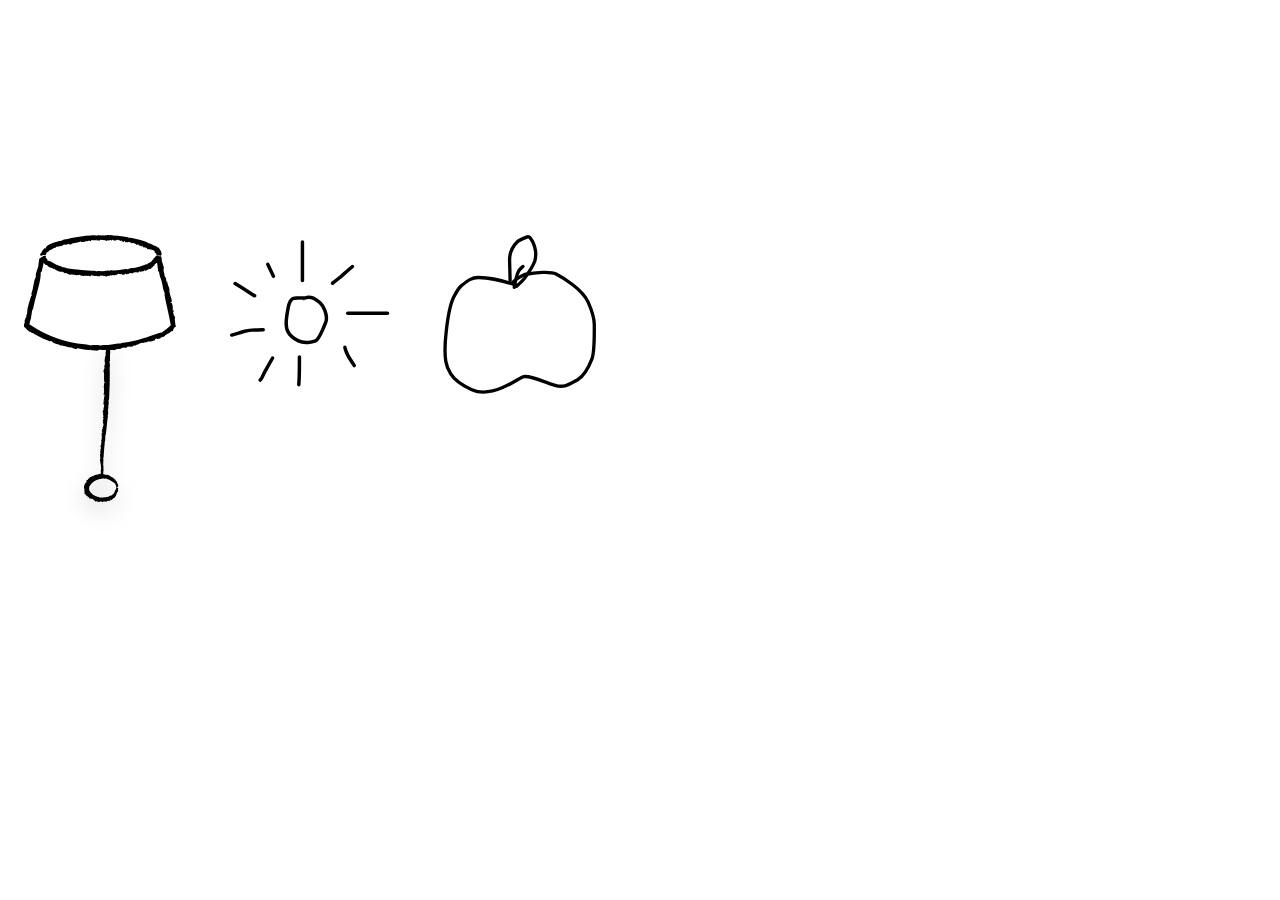
<file: index.html>
<!DOCTYPE html>
<html lang="en">
<head>
    <meta charset="UTF-8">
    <meta name="viewport" content="width=device-width, initial-scale=1.0">
    <title>Lamp Slider</title>
    <link rel="preconnect" href="https://fonts.googleapis.com">
    <link rel="preconnect" href="https://fonts.gstatic.com" crossorigin>
    <link href="https://fonts.googleapis.com/css2?family=Outfit:wght@400;600&display=swap" rel="stylesheet">
    <link rel="stylesheet" href="style.css">
</head>
<body>
    <main class="dashboard">
        <div class="slider1">
            <div class="lamp-mount">
                <img src="../assets/4.svg" alt="Lamp Top" class="lamp-top" draggable="false">
            </div>
            
            <div class="lamp-string-wrapper" id="stringHitbox">
                <div class="lamp-string-container" id="stringContainer">
                    <img src="../assets/1.svg" class="string-img active" id="state1" draggable="false">
                    <img src="../assets/2.svg" class="string-img" id="state2" draggable="false">
                    <img src="../assets/3.svg" class="string-img" id="state3" draggable="false">
                </div>
            </div>
        </div>

        <div class="slider2" id="slider2">
            <div class="sun">
                <img src="../assets/2-1.svg" class="toggle-img active" id="sunImg" draggable="false">
            </div>
            
            <div class="moon">
                    <img src="../assets/2-2.svg" class="toggle-img" id="moonImg" draggable="false">
            </div>
        </div>

        <div class="slider3" id="slider3">
            <div class="apple">
                <img src="../assets/apple.svg" class="toggle-apple active" id="apple" draggable="false">
            </div>

             <div class="apple3">
                <img src="../assets/apple 3.svg" class="toggle-apple" id="apple3" draggable="false">
            </div>


        </div>
    </main>

    <script src="script.js"></script>
</body>
</html>
</file>
<file: style.css>
* {
    box-sizing: border-box;
    margin: 0;
    padding: 0;
}

body {
    background-color: #ffffff;
    font-family: 'Outfit', sans-serif;
    min-height: 100vh;
    display: flex;
    justify-content: center;
    align-items: center;
    overflow: hidden;
}

.dashboard {
    display: flex;
    flex-direction: row;
    /* justify-content: center; */
    align-items: flex-start;
    width: 100%;
    padding: 20px;
    gap: 50px;

}


/* slider1 */
.slider1 {
    position: relative;
    width: 160px;
    height: 430px;
}

.lamp-mount {
    position: absolute;
    top: 0;
    left: 50%;
    transform: translateX(-50%);
    z-index: 30;
    pointer-events: none;
    display: flex;
    justify-content: center;
}

.lamp-top {
    height: 116px;
    width: 157px;
    object-fit: contain;
}

.lamp-string-wrapper {
    position: absolute;
    top: 100px;
    left: 50%;
    transform: translateX(-50%);
    width: 120px;
    height: 320px;
    z-index: 20;
    cursor: grab;
    display: flex;
    justify-content: center;
    touch-action: none;
}

.lamp-string-wrapper:active {
    cursor: grabbing;
}

.lamp-string-container {
    position: relative;
    width: 73px;
    height: 297px;
    display: flex;
    justify-content: center;
    transform-origin: top center;
    will-change: transform;
}

.string-img {
    position: absolute;
    top: 0;
    opacity: 0;
    visibility: hidden;
    left: 50%;
    transform: translateX(-50%);
    filter: drop-shadow(0px 10px 10px rgba(0, 0, 0, 0.2));
}

.string-img.active {
    opacity: 1;
    visibility: visible;
}

#state1 { width: 35px; height: 168px; }

#state2 {
    width: 35px;
    height: 240px;
}

#state3 {
    width: 73px;
    height: 297px;
}


/* slider 2 */

.slider2 {
    position: relative;
    width: 160px;
    height: 160px;
        cursor: pointer;
}

.toggle-img {
position: absolute;
top: 0;
left: 0;
width: 100%;
height: 100%;
opacity: 0;
transition: opacity 0.15s ease-out;
pointer-events: none;
}

.toggle-img.active {
    opacity: 1;
}

/* .sun-img, .moon-img {
    width: 160px;
    height: auto;
} */

.moonImg {
    width: 50px;
    height: auto;
    /* transform: scale(0.2); */
}

/* slider 3 */

.slider3 {
position: relative;
width: 160px;
height: 160px;
cursor: pointer;
}

.toggle-apple {
    position: absolute;
    top: 0;
    left: 0;
    width: 100%;
    height: 100%;
    opacity: 0;
    transition: opacity 0.15s ease-out;
    pointer-events: none;
}

.toggle-apple.active {
opacity: 1;
}
</file>
<file: folder 3/style.css>
* {
    box-sizing: border-box;
    margin: 0;
    padding: 0;
}

body {
    background-color: #ffffff;
    font-family: 'Outfit', sans-serif;
    min-height: 100vh;
    display: flex;
    justify-content: center;
    align-items: center;
    overflow: hidden;
}

.dashboard {
    display: flex;
    flex-direction: row;
    /* justify-content: center; */
    align-items: flex-start;
    width: 100%;
    padding: 20px;
    gap: 50px;

}


/* slider1 */
.slider1 {
    position: relative;
    width: 160px;
    height: 430px;
}

.lamp-mount {
    position: absolute;
    top: 0;
    left: 50%;
    transform: translateX(-50%);
    z-index: 30;
    pointer-events: none;
    display: flex;
    justify-content: center;
}

.lamp-top {
    height: 116px;
    width: 157px;
    object-fit: contain;
}

.lamp-string-wrapper {
    position: absolute;
    top: 100px;
    left: 50%;
    transform: translateX(-50%);
    width: 120px;
    height: 320px;
    z-index: 20;
    cursor: grab;
    display: flex;
    justify-content: center;
    touch-action: none;
}

.lamp-string-wrapper:active {
    cursor: grabbing;
}

.lamp-string-container {
    position: relative;
    width: 73px;
    height: 297px;
    display: flex;
    justify-content: center;
    transform-origin: top center;
    will-change: transform;
}

.string-img {
    position: absolute;
    top: 0;
    opacity: 0;
    visibility: hidden;
    left: 50%;
    transform: translateX(-50%);
    filter: drop-shadow(0px 10px 10px rgba(0, 0, 0, 0.2));
}

.string-img.active {
    opacity: 1;
    visibility: visible;
}

#state1 { width: 35px; height: 168px; }

#state2 {
    width: 35px;
    height: 240px;
}

#state3 {
    width: 73px;
    height: 297px;
}


/* slider 2 */

.slider2 {
    position: relative;
    width: 160px;
    height: 160px;
        cursor: pointer;
}

.toggle-img {
position: absolute;
top: 0;
left: 0;
width: 100%;
height: 100%;
opacity: 0;
transition: opacity 0.15s ease-out;
pointer-events: none;
}

.toggle-img.active {
    opacity: 1;
}

/* .sun-img, .moon-img {
    width: 160px;
    height: auto;
} */

.moonImg {
    width: 50px;
    height: auto;
    /* transform: scale(0.2); */
}

/* slider 3 */

.slider3 {
position: relative;
width: 160px;
height: 160px;
cursor: pointer;
}

.toggle-apple {
    position: absolute;
    top: 0;
    left: 0;
    width: 100%;
    height: 100%;
    opacity: 0;
    transition: opacity 0.15s ease-out;
    pointer-events: none;
}

.toggle-apple.active {
opacity: 1;
}
</file>
